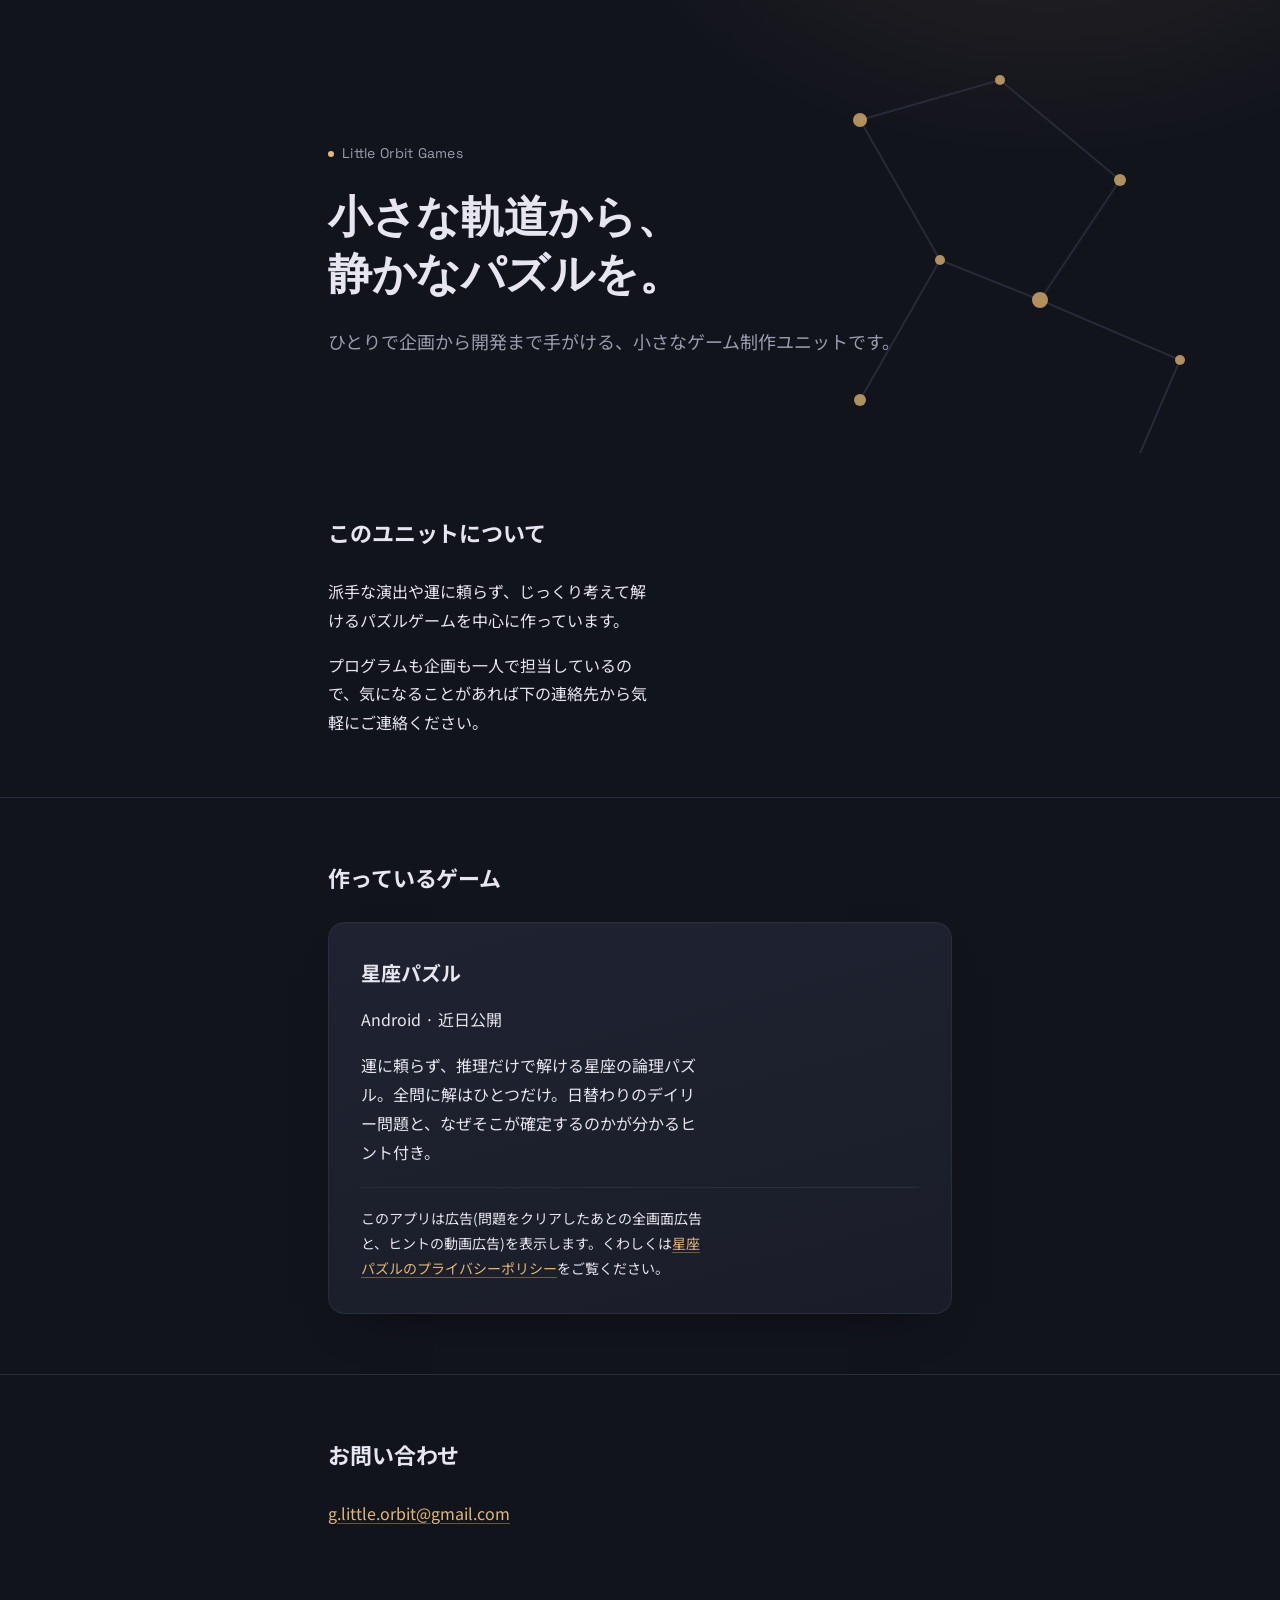
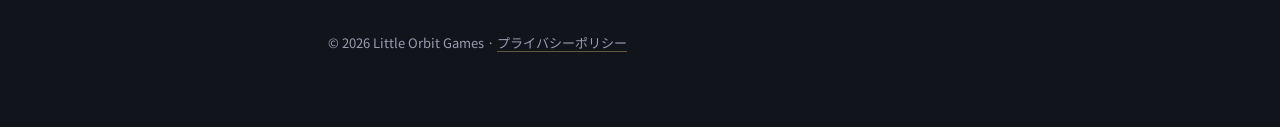
<file: index.html>
<!DOCTYPE html>
<html lang="ja">
<head>
<meta charset="UTF-8">
<meta name="viewport" content="width=device-width, initial-scale=1.0">
<title>Little Orbit Games</title>
<meta name="description" content="Little Orbit Games は、ひとりで企画から開発まで手がける小さなゲーム制作ユニットです。第一作「星座パズル」を開発中。">
<link rel="preconnect" href="https://fonts.googleapis.com">
<link rel="preconnect" href="https://fonts.gstatic.com" crossorigin>
<link href="https://fonts.googleapis.com/css2?family=Space+Grotesk:wght@500;600&family=Noto+Sans+JP:wght@400;500;700&display=swap" rel="stylesheet">
<link rel="stylesheet" href="css/style.css">
</head>
<body>

<header class="hero">
  <svg class="hero-sky" viewBox="0 0 640 420" preserveAspectRatio="xMaxYMin slice" aria-hidden="true">
    <line x1="430" y1="60"  x2="500" y2="40"  style="animation-delay:0.1s"/>
    <line x1="500" y1="40"  x2="560" y2="90"  style="animation-delay:0.3s"/>
    <line x1="560" y1="90"  x2="520" y2="150" style="animation-delay:0.5s"/>
    <line x1="520" y1="150" x2="590" y2="180" style="animation-delay:0.7s"/>
    <line x1="430" y1="60"  x2="470" y2="130" style="animation-delay:0.3s"/>
    <line x1="470" y1="130" x2="520" y2="150" style="animation-delay:0.5s"/>
    <line x1="590" y1="180" x2="560" y2="250" style="animation-delay:0.9s"/>
    <line x1="470" y1="130" x2="430" y2="200" style="animation-delay:0.7s"/>

    <circle cx="430" cy="60"  r="3.5" style="animation-delay:0s"/>
    <circle cx="500" cy="40"  r="2.5" style="animation-delay:0.2s"/>
    <circle cx="560" cy="90"  r="3"   style="animation-delay:0.4s"/>
    <circle cx="520" cy="150" r="4"   style="animation-delay:0.6s"/>
    <circle cx="590" cy="180" r="2.5" style="animation-delay:0.8s"/>
    <circle cx="470" cy="130" r="2.5" style="animation-delay:0.5s"/>
    <circle cx="430" cy="200" r="3"   style="animation-delay:0.9s"/>
    <circle cx="560" cy="250" r="2.5" style="animation-delay:1.1s"/>
  </svg>

  <div class="wrap hero-inner">
    <p class="studio-name en">Little Orbit Games</p>
    <h1>小さな軌道から、<br>静かなパズルを。</h1>
    <p class="tagline">ひとりで企画から開発まで手がける、小さなゲーム制作ユニットです。</p>
  </div>
</header>

<section>
  <div class="wrap">
    <h2>このユニットについて</h2>
    <p>派手な演出や運に頼らず、じっくり考えて解けるパズルゲームを中心に作っています。</p>
    <p>プログラムも企画も一人で担当しているので、気になることがあれば下の連絡先から気軽にご連絡ください。</p>
  </div>
</section>

<section>
  <div class="wrap">
    <h2>作っているゲーム</h2>
    <div class="app-card">
      <h3>星座パズル</h3>
      <p class="app-meta">Android · 近日公開</p>
      <p>運に頼らず、推理だけで解ける星座の論理パズル。全問に解はひとつだけ。日替わりのデイリー問題と、なぜそこが確定するのかが分かるヒント付き。</p>
      <div class="app-note">
        <p>このアプリは広告(問題をクリアしたあとの全画面広告と、ヒントの動画広告)を表示します。くわしくは<a href="seiza-puzzle/privacy.html">星座パズルのプライバシーポリシー</a>をご覧ください。</p>
      </div>
    </div>
  </div>
</section>

<section>
  <div class="wrap">
    <h2>お問い合わせ</h2>
    <p class="contact-link"><a href="mailto:g.little.orbit@gmail.com">g.little.orbit@gmail.com</a></p>
  </div>
</section>

<footer>
  <div class="wrap">
    &copy; 2026 Little Orbit Games · <a href="seiza-puzzle/privacy.html">プライバシーポリシー</a>
  </div>
</footer>

</body>
</html>
</file>
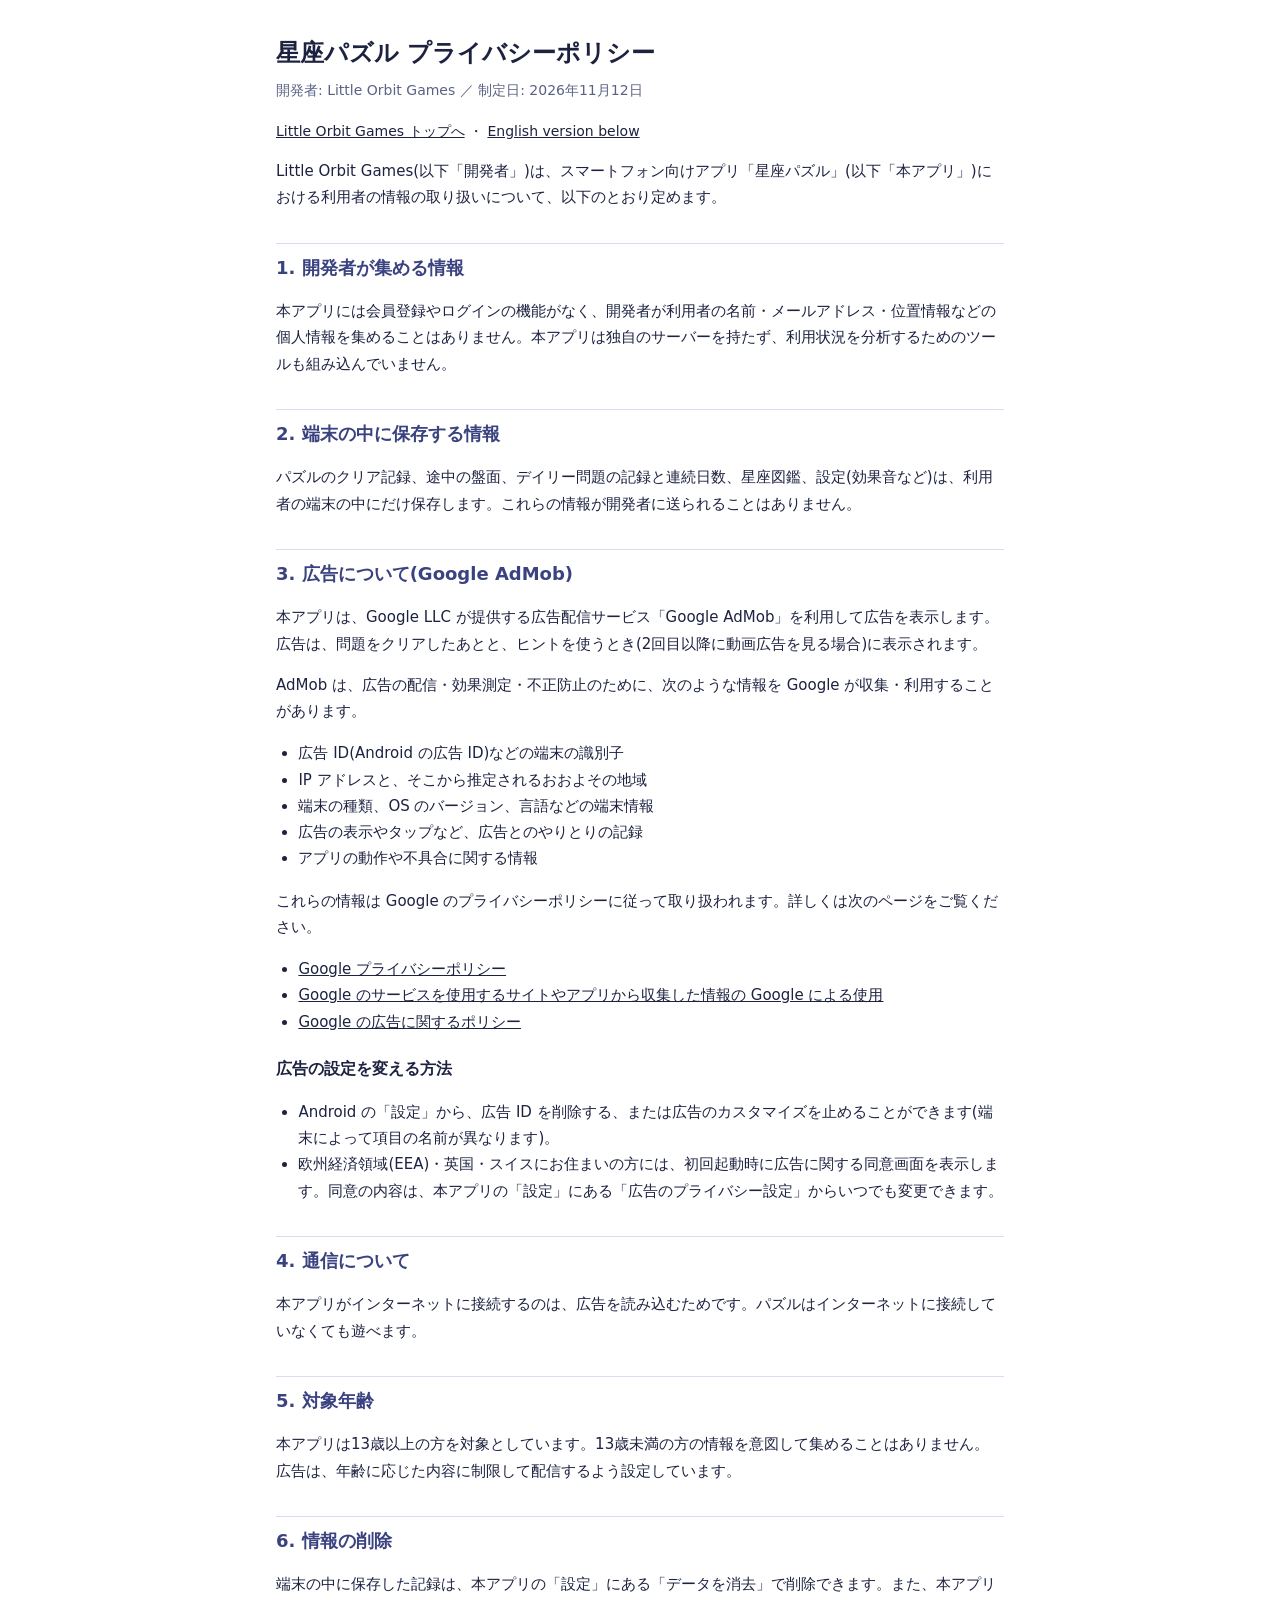
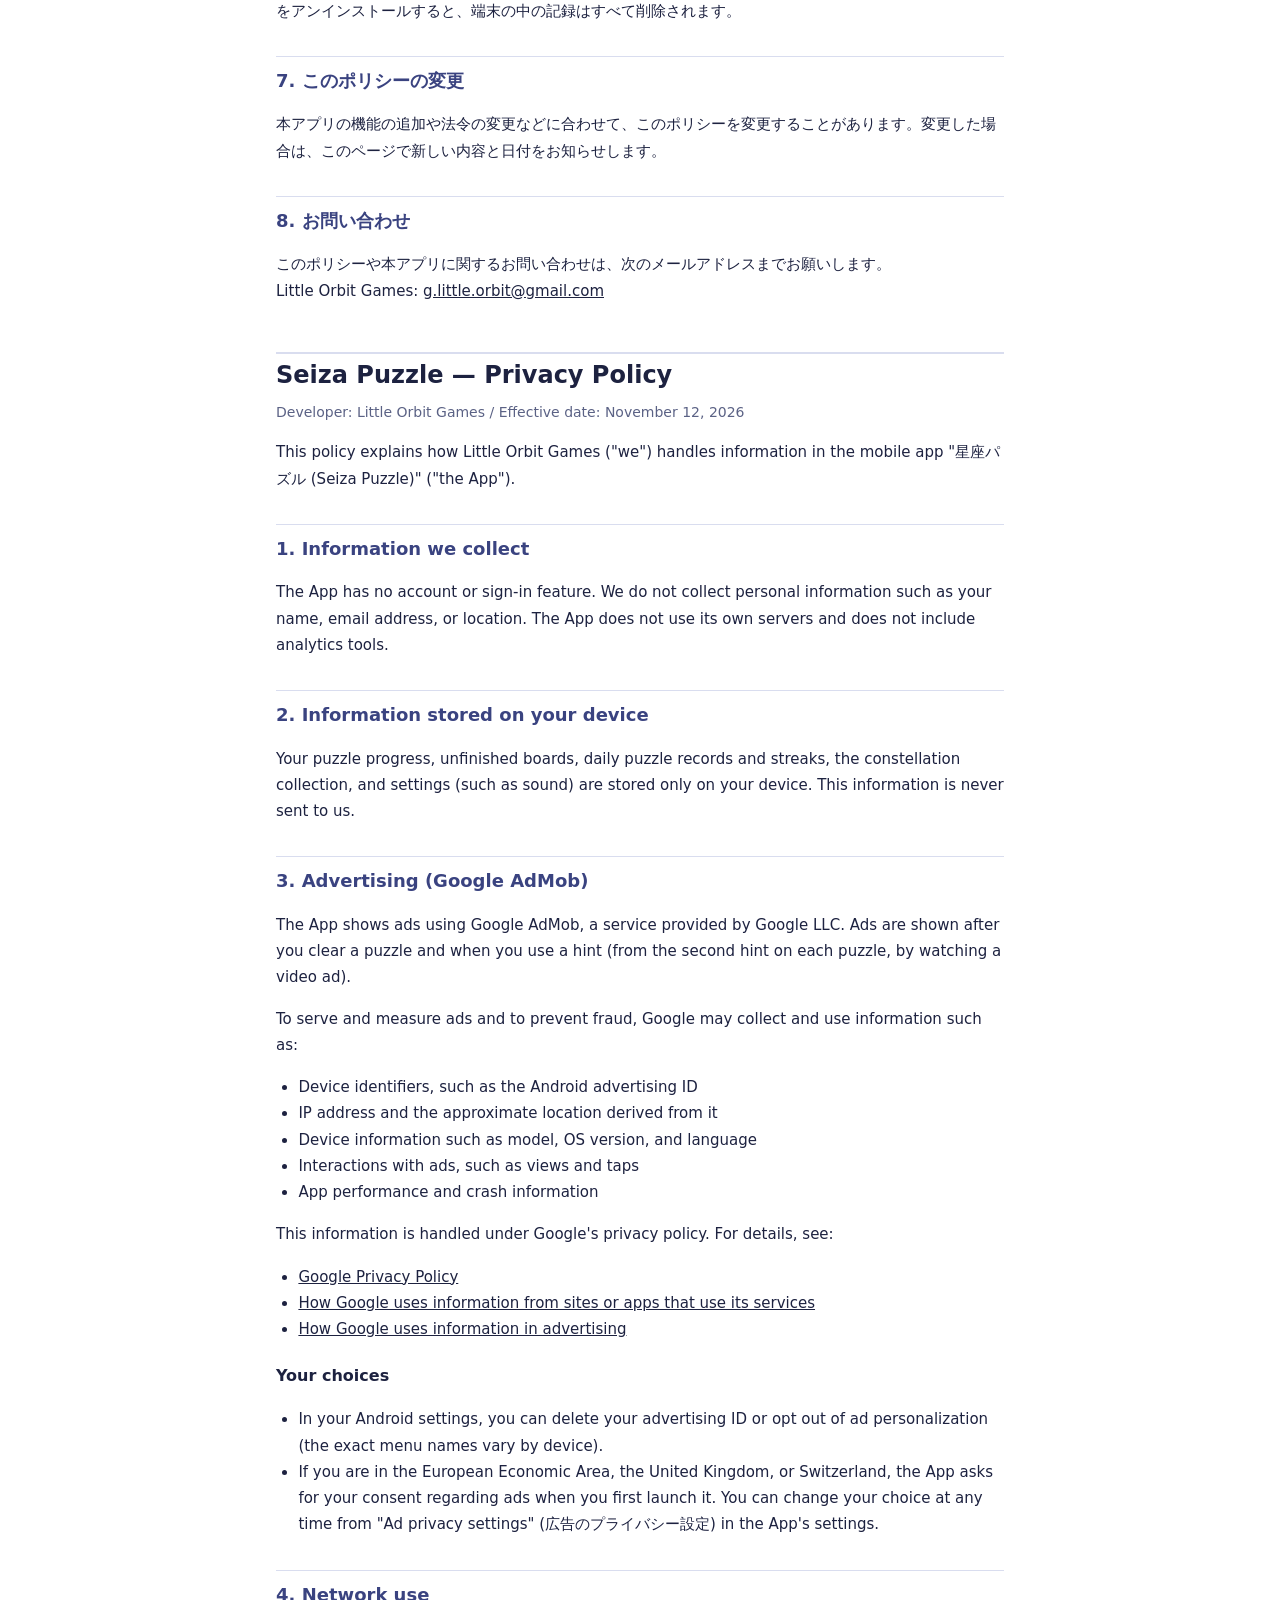
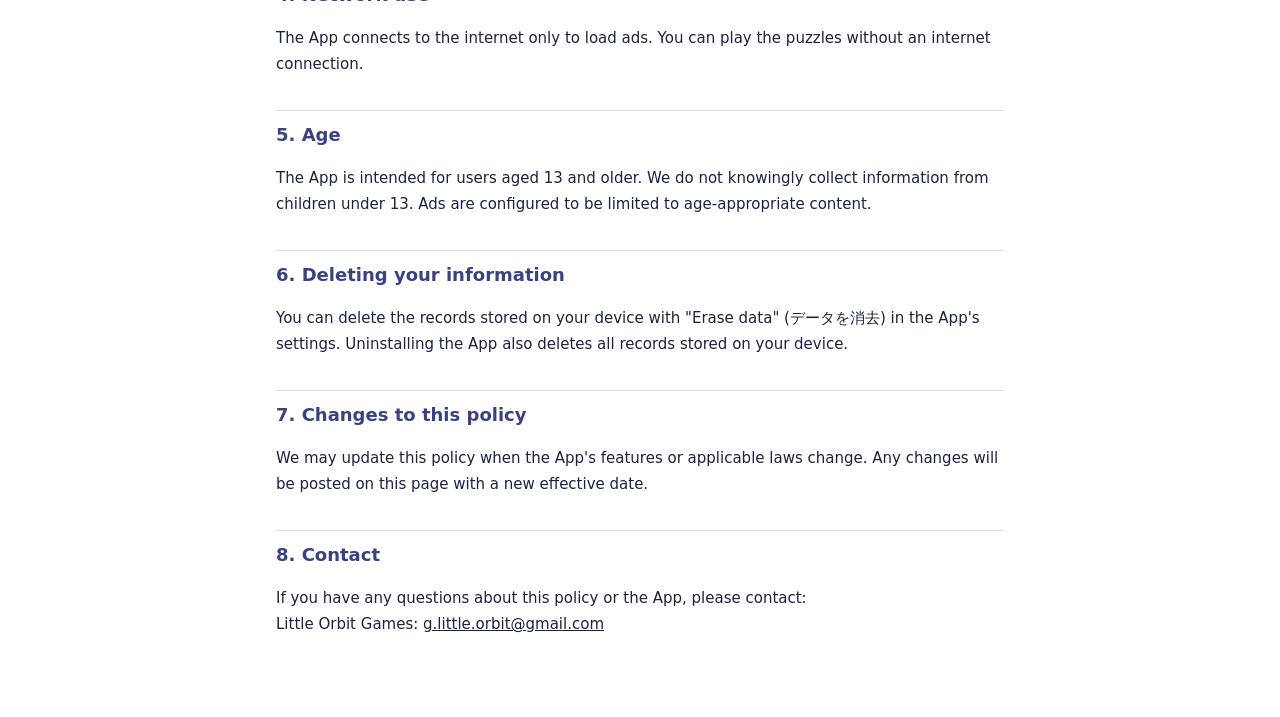
<file: privacy.html>
<!DOCTYPE html>
<html lang="ja">
<head>
<meta charset="UTF-8">
<meta name="viewport" content="width=device-width, initial-scale=1.0">
<title>プライバシーポリシー | Little Orbit Games</title>
<meta http-equiv="refresh" content="0; url=seiza-puzzle/privacy.html">
<link rel="canonical" href="seiza-puzzle/privacy.html">
</head>
<body>
<p>プライバシーポリシーは移動しました: <a href="seiza-puzzle/privacy.html">星座パズル プライバシーポリシー</a></p>
</body>
</html>
</file>
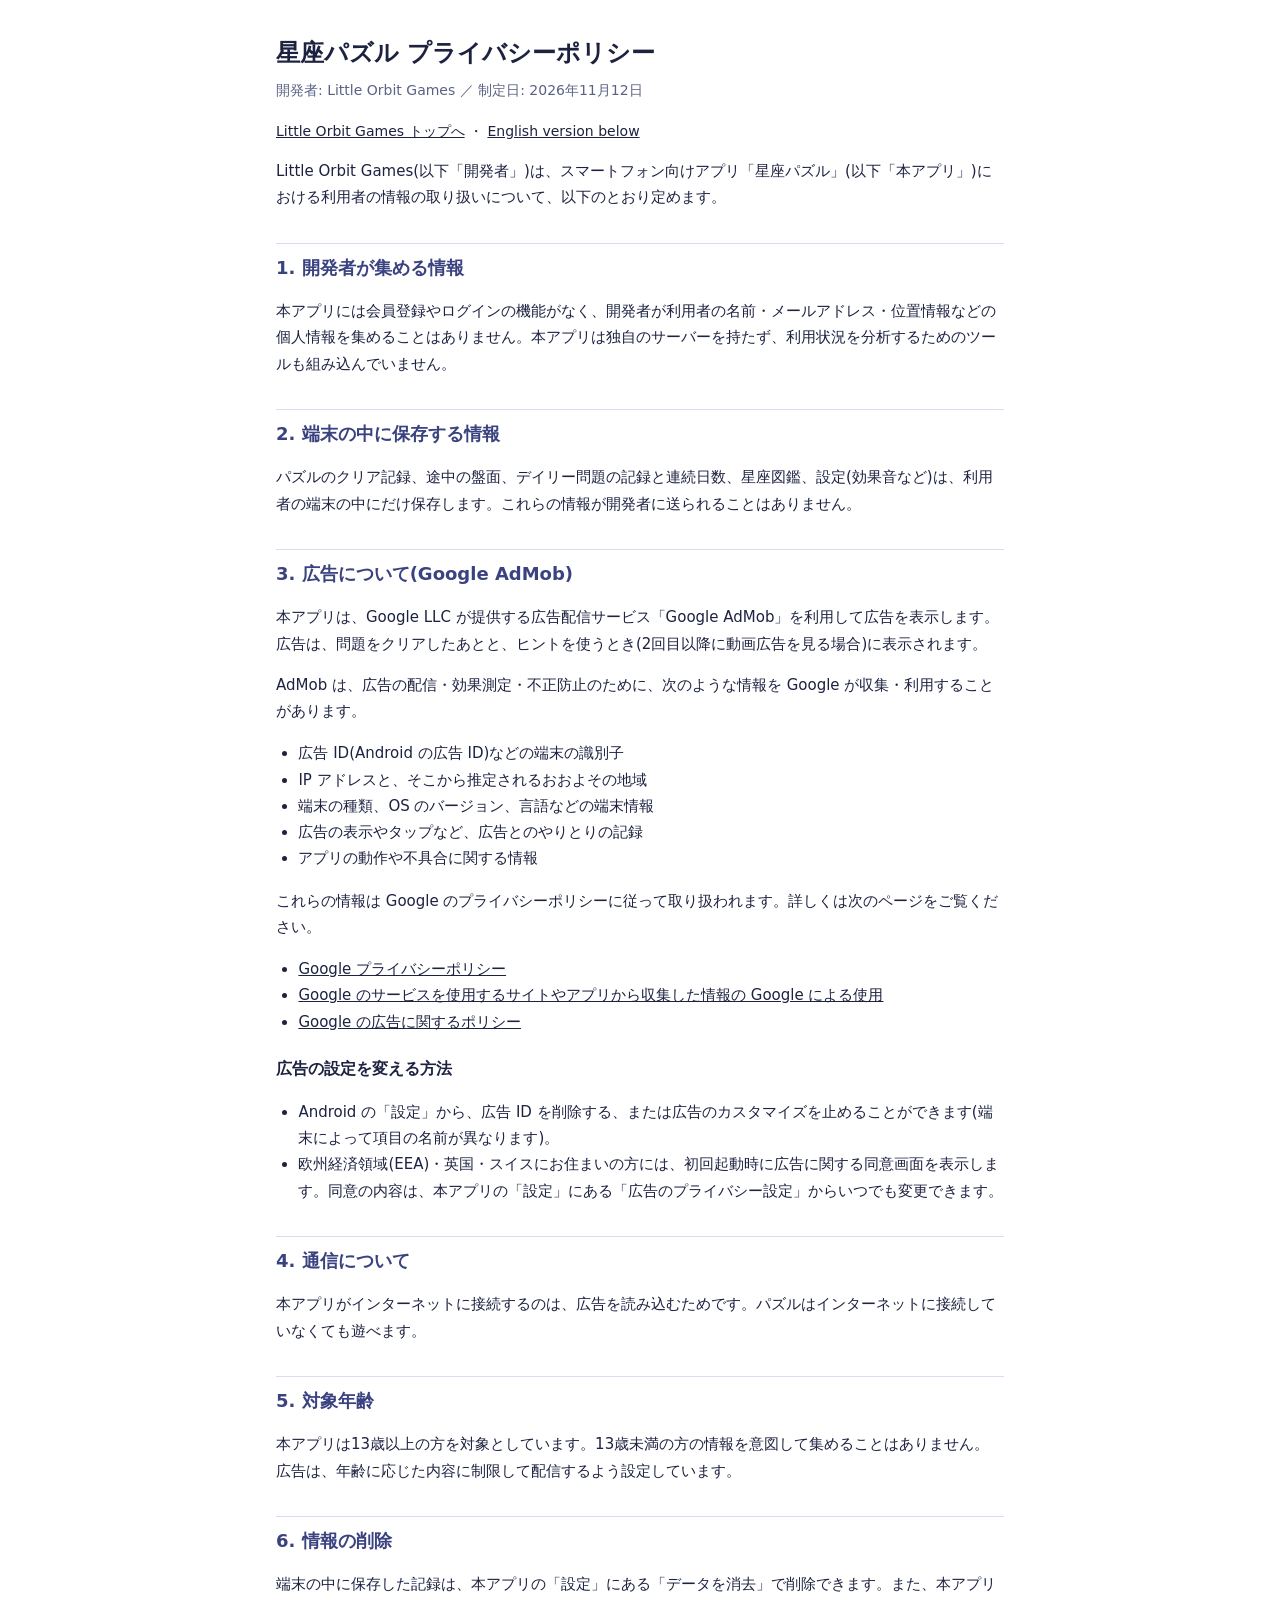
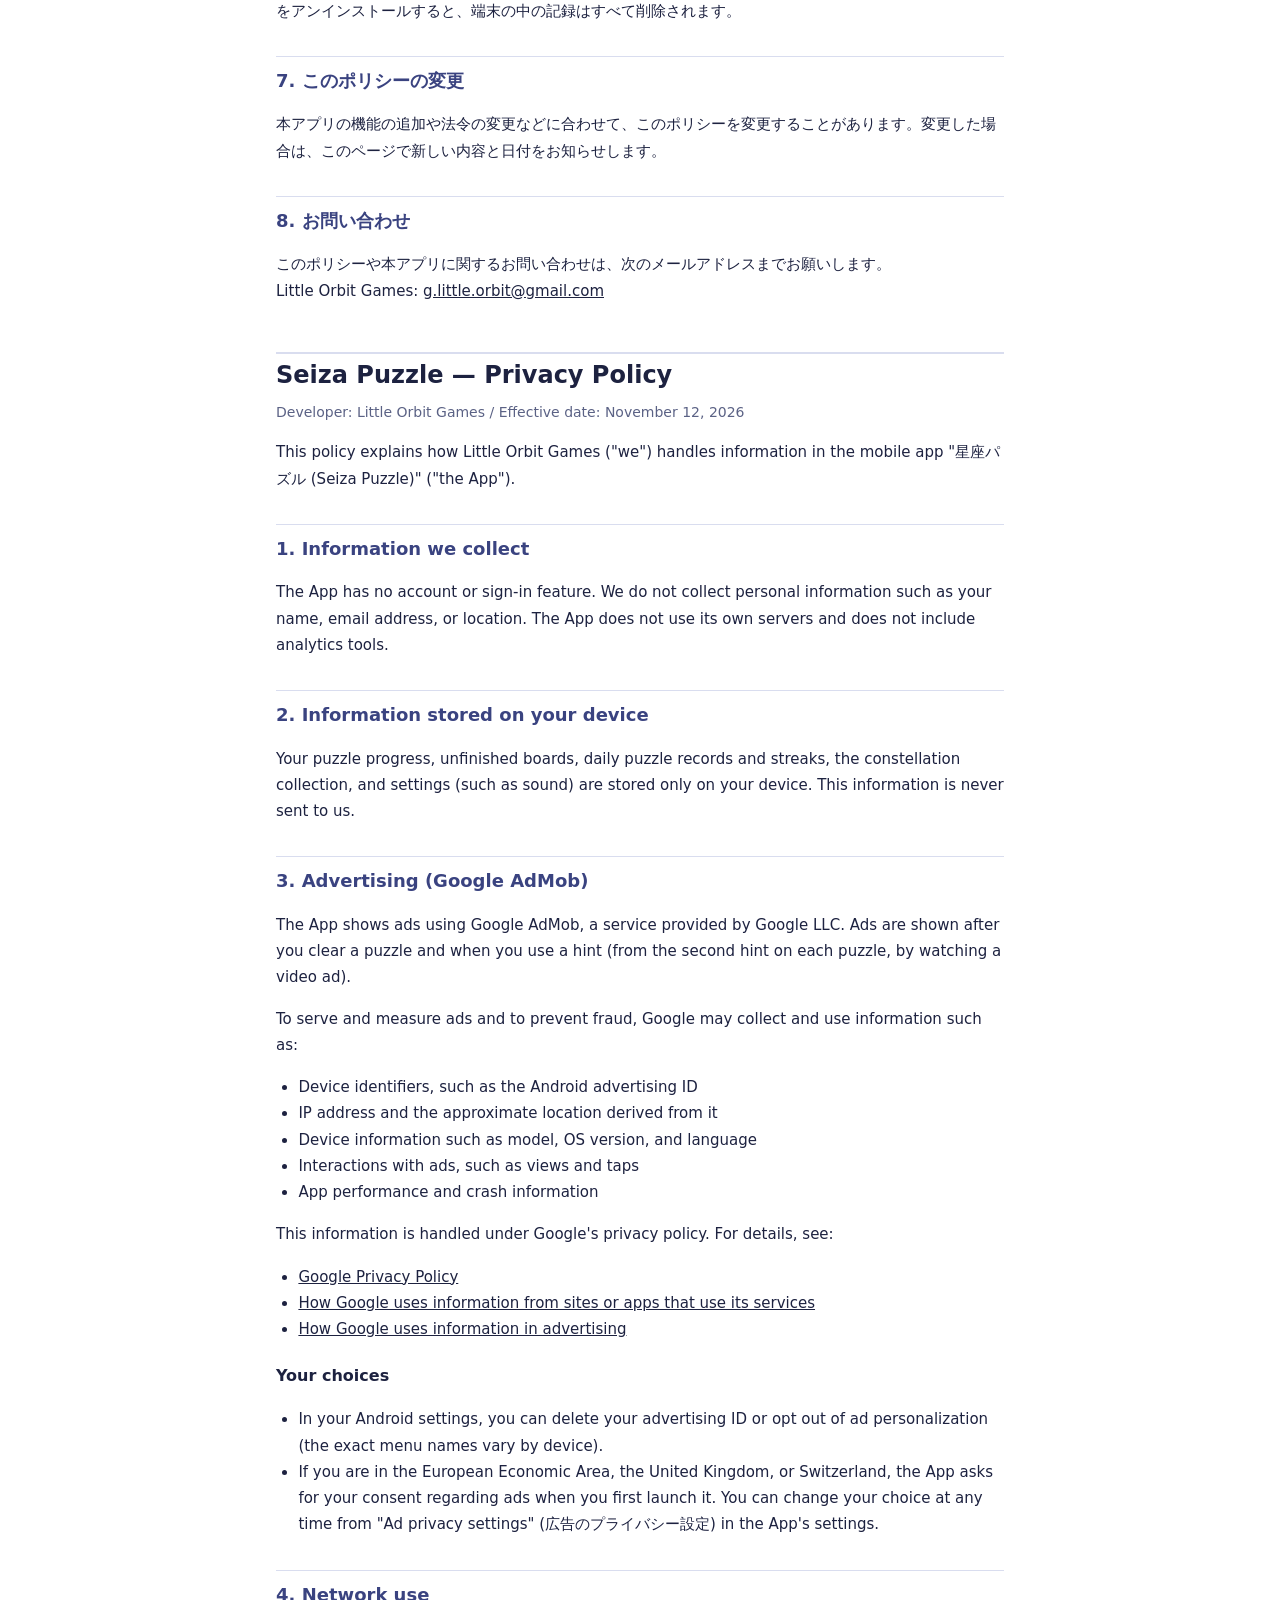
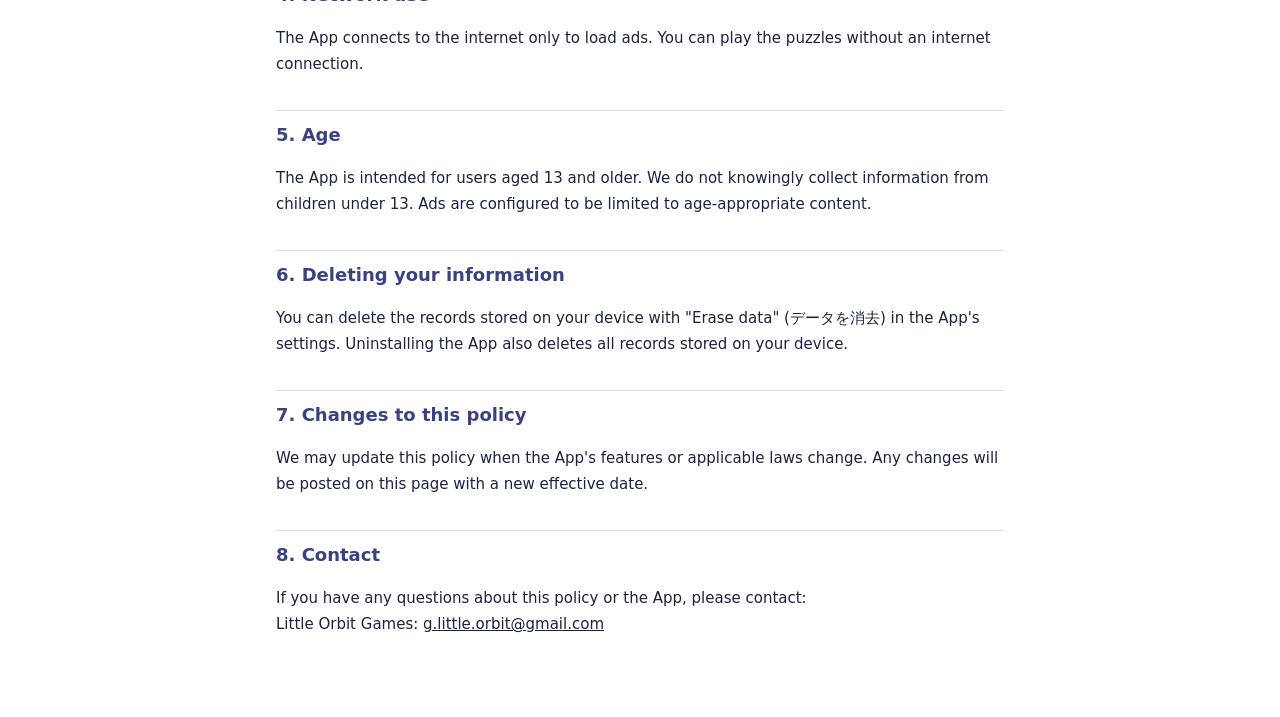
<file: seiza-puzzle/privacy.html>
<!doctype html>
<html lang="ja">
<head>
<meta charset="utf-8">
<meta name="viewport" content="width=device-width, initial-scale=1">
<title>星座パズル プライバシーポリシー / Privacy Policy</title>
<style>
  :root { --bg: #ffffff; --fg: #1d2240; --dim: #5b6285; --line: #d9ddef; --accent: #3a4380; }
  @media (prefers-color-scheme: dark) {
    :root { --bg: #0b1026; --fg: #e8ecff; --dim: #a3abd6; --line: #2a3166; --accent: #ffe08a; }
  }
  * { box-sizing: border-box; }
  body { margin: 0; background: var(--bg); color: var(--fg); font-family: system-ui, -apple-system, "Hiragino Sans", "Noto Sans JP", sans-serif; line-height: 1.75; }
  main { max-width: 760px; margin: 0 auto; padding: 32px 16px 64px; }
  h1 { font-size: 24px; margin: 0 0 4px; }
  h2 { font-size: 18px; margin: 32px 0 8px; padding-top: 8px; border-top: 1px solid var(--line); color: var(--accent); }
  h3 { font-size: 16px; margin: 20px 0 4px; }
  p, li { font-size: 15px; }
  ul { padding-left: 1.4em; }
  .meta { color: var(--dim); font-size: 14px; margin: 0; }
  nav { margin: 16px 0 0; font-size: 14px; }
  a { color: inherit; }
  hr { border: none; border-top: 2px solid var(--line); margin: 48px 0 0; }
</style>
</head>
<body>
<main>

<h1>星座パズル プライバシーポリシー</h1>
<p class="meta">開発者: Little Orbit Games ／ 制定日: 2026年11月12日</p>
<nav><a href="../index.html">Little Orbit Games トップへ</a> ・ <a href="#en">English version below</a></nav>

<p>Little Orbit Games(以下「開発者」)は、スマートフォン向けアプリ「星座パズル」(以下「本アプリ」)における利用者の情報の取り扱いについて、以下のとおり定めます。</p>

<h2>1. 開発者が集める情報</h2>
<p>本アプリには会員登録やログインの機能がなく、開発者が利用者の名前・メールアドレス・位置情報などの個人情報を集めることはありません。本アプリは独自のサーバーを持たず、利用状況を分析するためのツールも組み込んでいません。</p>

<h2>2. 端末の中に保存する情報</h2>
<p>パズルのクリア記録、途中の盤面、デイリー問題の記録と連続日数、星座図鑑、設定(効果音など)は、利用者の端末の中にだけ保存します。これらの情報が開発者に送られることはありません。</p>

<h2>3. 広告について(Google AdMob)</h2>
<p>本アプリは、Google LLC が提供する広告配信サービス「Google AdMob」を利用して広告を表示します。広告は、問題をクリアしたあとと、ヒントを使うとき(2回目以降に動画広告を見る場合)に表示されます。</p>
<p>AdMob は、広告の配信・効果測定・不正防止のために、次のような情報を Google が収集・利用することがあります。</p>
<ul>
  <li>広告 ID(Android の広告 ID)などの端末の識別子</li>
  <li>IP アドレスと、そこから推定されるおおよその地域</li>
  <li>端末の種類、OS のバージョン、言語などの端末情報</li>
  <li>広告の表示やタップなど、広告とのやりとりの記録</li>
  <li>アプリの動作や不具合に関する情報</li>
</ul>
<p>これらの情報は Google のプライバシーポリシーに従って取り扱われます。詳しくは次のページをご覧ください。</p>
<ul>
  <li><a href="https://policies.google.com/privacy?hl=ja">Google プライバシーポリシー</a></li>
  <li><a href="https://policies.google.com/technologies/partner-sites?hl=ja">Google のサービスを使用するサイトやアプリから収集した情報の Google による使用</a></li>
  <li><a href="https://policies.google.com/technologies/ads?hl=ja">Google の広告に関するポリシー</a></li>
</ul>

<h3>広告の設定を変える方法</h3>
<ul>
  <li>Android の「設定」から、広告 ID を削除する、または広告のカスタマイズを止めることができます(端末によって項目の名前が異なります)。</li>
  <li>欧州経済領域(EEA)・英国・スイスにお住まいの方には、初回起動時に広告に関する同意画面を表示します。同意の内容は、本アプリの「設定」にある「広告のプライバシー設定」からいつでも変更できます。</li>
</ul>

<h2>4. 通信について</h2>
<p>本アプリがインターネットに接続するのは、広告を読み込むためです。パズルはインターネットに接続していなくても遊べます。</p>

<h2>5. 対象年齢</h2>
<p>本アプリは13歳以上の方を対象としています。13歳未満の方の情報を意図して集めることはありません。広告は、年齢に応じた内容に制限して配信するよう設定しています。</p>

<h2>6. 情報の削除</h2>
<p>端末の中に保存した記録は、本アプリの「設定」にある「データを消去」で削除できます。また、本アプリをアンインストールすると、端末の中の記録はすべて削除されます。</p>

<h2>7. このポリシーの変更</h2>
<p>本アプリの機能の追加や法令の変更などに合わせて、このポリシーを変更することがあります。変更した場合は、このページで新しい内容と日付をお知らせします。</p>

<h2>8. お問い合わせ</h2>
<p>このポリシーや本アプリに関するお問い合わせは、次のメールアドレスまでお願いします。<br>
Little Orbit Games: <a href="mailto:g.little.orbit@gmail.com">g.little.orbit@gmail.com</a></p>

<hr>

<section id="en" lang="en">
<h1>Seiza Puzzle — Privacy Policy</h1>
<p class="meta">Developer: Little Orbit Games / Effective date: November 12, 2026</p>

<p>This policy explains how Little Orbit Games ("we") handles information in the mobile app "星座パズル (Seiza Puzzle)" ("the App").</p>

<h2>1. Information we collect</h2>
<p>The App has no account or sign-in feature. We do not collect personal information such as your name, email address, or location. The App does not use its own servers and does not include analytics tools.</p>

<h2>2. Information stored on your device</h2>
<p>Your puzzle progress, unfinished boards, daily puzzle records and streaks, the constellation collection, and settings (such as sound) are stored only on your device. This information is never sent to us.</p>

<h2>3. Advertising (Google AdMob)</h2>
<p>The App shows ads using Google AdMob, a service provided by Google LLC. Ads are shown after you clear a puzzle and when you use a hint (from the second hint on each puzzle, by watching a video ad).</p>
<p>To serve and measure ads and to prevent fraud, Google may collect and use information such as:</p>
<ul>
  <li>Device identifiers, such as the Android advertising ID</li>
  <li>IP address and the approximate location derived from it</li>
  <li>Device information such as model, OS version, and language</li>
  <li>Interactions with ads, such as views and taps</li>
  <li>App performance and crash information</li>
</ul>
<p>This information is handled under Google's privacy policy. For details, see:</p>
<ul>
  <li><a href="https://policies.google.com/privacy">Google Privacy Policy</a></li>
  <li><a href="https://policies.google.com/technologies/partner-sites">How Google uses information from sites or apps that use its services</a></li>
  <li><a href="https://policies.google.com/technologies/ads">How Google uses information in advertising</a></li>
</ul>

<h3>Your choices</h3>
<ul>
  <li>In your Android settings, you can delete your advertising ID or opt out of ad personalization (the exact menu names vary by device).</li>
  <li>If you are in the European Economic Area, the United Kingdom, or Switzerland, the App asks for your consent regarding ads when you first launch it. You can change your choice at any time from "Ad privacy settings" (広告のプライバシー設定) in the App's settings.</li>
</ul>

<h2>4. Network use</h2>
<p>The App connects to the internet only to load ads. You can play the puzzles without an internet connection.</p>

<h2>5. Age</h2>
<p>The App is intended for users aged 13 and older. We do not knowingly collect information from children under 13. Ads are configured to be limited to age-appropriate content.</p>

<h2>6. Deleting your information</h2>
<p>You can delete the records stored on your device with "Erase data" (データを消去) in the App's settings. Uninstalling the App also deletes all records stored on your device.</p>

<h2>7. Changes to this policy</h2>
<p>We may update this policy when the App's features or applicable laws change. Any changes will be posted on this page with a new effective date.</p>

<h2>8. Contact</h2>
<p>If you have any questions about this policy or the App, please contact:<br>
Little Orbit Games: <a href="mailto:g.little.orbit@gmail.com">g.little.orbit@gmail.com</a></p>
</section>

</main>
</body>
</html>
</file>
<file: css/style.css>
:root {
  --bg: #12141c;
  --bg-soft: #1a1d29;
  --bg-soft-2: #1f2230;
  --text: #e7e6f0;
  --text-dim: #9a9bb0;
  --accent: #e3b873;
  --accent-soft: rgba(227, 184, 115, 0.12);
  --line: #2a2d3d;
}

* {
  box-sizing: border-box;
}

html {
  scroll-behavior: smooth;
}

body {
  margin: 0;
  background:
    radial-gradient(640px 420px at 82% -8%, rgba(227, 184, 115, 0.10), transparent 70%),
    var(--bg);
  color: var(--text);
  font-family: "Noto Sans JP", "Hiragino Sans", "Yu Gothic", sans-serif;
  font-size: 16px;
  line-height: 1.8;
  -webkit-font-smoothing: antialiased;
}

.en {
  font-family: "Space Grotesk", "Noto Sans JP", sans-serif;
}

a {
  color: var(--accent);
  text-decoration: underline;
  text-decoration-color: rgba(227, 184, 115, 0.4);
  text-underline-offset: 3px;
  transition: text-decoration-color 0.15s ease;
}

a:hover,
a:focus-visible {
  text-decoration-color: var(--accent);
}

a:focus-visible,
button:focus-visible {
  outline: 2px solid var(--accent);
  outline-offset: 3px;
}

.wrap {
  max-width: 680px;
  margin: 0 auto;
  padding: 0 28px;
}

.fade-up {
  opacity: 0;
  transform: translateY(10px);
  animation: fadeUp 0.7s ease-out forwards;
}

@keyframes fadeUp {
  to {
    opacity: 1;
    transform: translateY(0);
  }
}

@media (prefers-reduced-motion: reduce) {
  .fade-up {
    opacity: 1;
    transform: none;
    animation: none;
  }
}

/* ---------- hero ---------- */

.hero {
  position: relative;
  overflow: hidden;
  padding: 136px 0 96px;
}

.hero-sky {
  position: absolute;
  inset: 0;
  z-index: 0;
  opacity: 0.9;
}

.hero-sky line {
  stroke: var(--line);
  stroke-width: 1;
  stroke-dasharray: 220;
  stroke-dashoffset: 220;
  animation: draw 2.2s ease-out forwards;
}

.hero-sky circle {
  fill: var(--accent);
  opacity: 0;
  animation: appear 0.6s ease-out forwards;
}

@keyframes draw {
  to {
    stroke-dashoffset: 0;
  }
}

@keyframes appear {
  to {
    opacity: 0.85;
  }
}

@media (prefers-reduced-motion: reduce) {
  .hero-sky line {
    stroke-dashoffset: 0;
    animation: none;
  }
  .hero-sky circle {
    opacity: 0.85;
    animation: none;
  }
}

.hero-inner {
  position: relative;
  z-index: 1;
}

.studio-name {
  display: inline-flex;
  align-items: center;
  gap: 8px;
  font-size: 14px;
  letter-spacing: 0.02em;
  color: var(--text-dim);
  margin: 0 0 22px;
}

.studio-name::before {
  content: "";
  width: 6px;
  height: 6px;
  border-radius: 50%;
  background: var(--accent);
}

h1 {
  font-family: "Space Grotesk", sans-serif;
  font-size: clamp(32px, 6vw, 44px);
  font-weight: 600;
  letter-spacing: -0.01em;
  line-height: 1.3;
  margin: 0 0 22px;
  /* 日本語は ch(半角数字の幅)で幅を決めると1行が6文字ほどになり変な所で折り返すので、em で決める */
  max-width: 16em;
  word-break: keep-all;
  overflow-wrap: anywhere;
}

.tagline {
  font-size: 18px;
  color: var(--text-dim);
  margin: 0;
  max-width: 32em;
}

/* ---------- sections ---------- */

section {
  padding: 60px 0;
}

section + section {
  border-top: 1px solid var(--line);
}

h2 {
  font-size: 22px;
  font-weight: 700;
  margin: 0 0 24px;
  letter-spacing: -0.005em;
}

p {
  margin: 0 0 16px;
  max-width: 36ch;
  color: var(--text);
}

p:last-child {
  margin-bottom: 0;
}

/* ---------- app card ---------- */

.app-card {
  background: linear-gradient(165deg, var(--bg-soft-2), var(--bg-soft));
  border: 1px solid var(--line);
  border-radius: 16px;
  padding: 32px;
  box-shadow: 0 1px 0 rgba(255, 255, 255, 0.02) inset,
              0 24px 48px -32px rgba(0, 0, 0, 0.6);
  transition: transform 0.25s ease, box-shadow 0.25s ease, border-color 0.25s ease;
}

.app-card:hover {
  transform: translateY(-3px);
  border-color: rgba(227, 184, 115, 0.3);
  box-shadow: 0 1px 0 rgba(255, 255, 255, 0.03) inset,
              0 32px 56px -28px rgba(0, 0, 0, 0.65);
}

.app-card h3 {
  font-size: 20px;
  margin: 0 0 14px;
  letter-spacing: -0.005em;
}

.app-meta {
  display: flex;
  gap: 8px;
  margin: 0 0 18px;
}

.pill {
  display: inline-flex;
  align-items: center;
  font-size: 12.5px;
  color: var(--text-dim);
  background: rgba(255, 255, 255, 0.04);
  border: 1px solid var(--line);
  border-radius: 999px;
  padding: 4px 12px;
}

.pill.accent {
  color: var(--accent);
  background: var(--accent-soft);
  border-color: rgba(227, 184, 115, 0.25);
}

.app-card p {
  max-width: 38ch;
}

.app-note {
  margin-top: 20px;
  padding-top: 18px;
  border-top: 1px solid var(--line);
  font-size: 14px;
  color: var(--text-dim);
}

.app-note p {
  max-width: 44ch;
}

/* ---------- contact ---------- */

.contact-button {
  display: inline-flex;
  align-items: center;
  gap: 10px;
  font-size: 16px;
  font-weight: 500;
  color: var(--text);
  background: var(--bg-soft);
  border: 1px solid var(--line);
  border-radius: 999px;
  padding: 12px 22px;
  text-decoration: none;
  transition: border-color 0.2s ease, transform 0.2s ease, background 0.2s ease;
}

.contact-button:hover,
.contact-button:focus-visible {
  border-color: rgba(227, 184, 115, 0.4);
  background: var(--bg-soft-2);
  transform: translateY(-1px);
}

.contact-button::before {
  content: "";
  width: 6px;
  height: 6px;
  border-radius: 50%;
  background: var(--accent);
}

/* ---------- footer ---------- */

footer {
  padding: 44px 0 72px;
  font-size: 13px;
  color: var(--text-dim);
}

footer a {
  color: var(--text-dim);
}

/* ---------- privacy page ---------- */

.policy h2 {
  font-size: 18px;
  margin-top: 40px;
}

.policy h2:first-of-type {
  margin-top: 0;
}

.policy p,
.policy li {
  max-width: 100%;
  color: var(--text);
}

.policy ul {
  padding-left: 22px;
  margin: 0 0 16px;
}

.policy .updated {
  color: var(--text-dim);
  font-size: 14px;
}

.back-link {
  display: inline-block;
  margin-bottom: 40px;
  font-size: 14px;
}

@media (max-width: 480px) {
  .hero {
    padding: 100px 0 72px;
  }
  .app-card {
    padding: 24px;
  }
}
</file>
